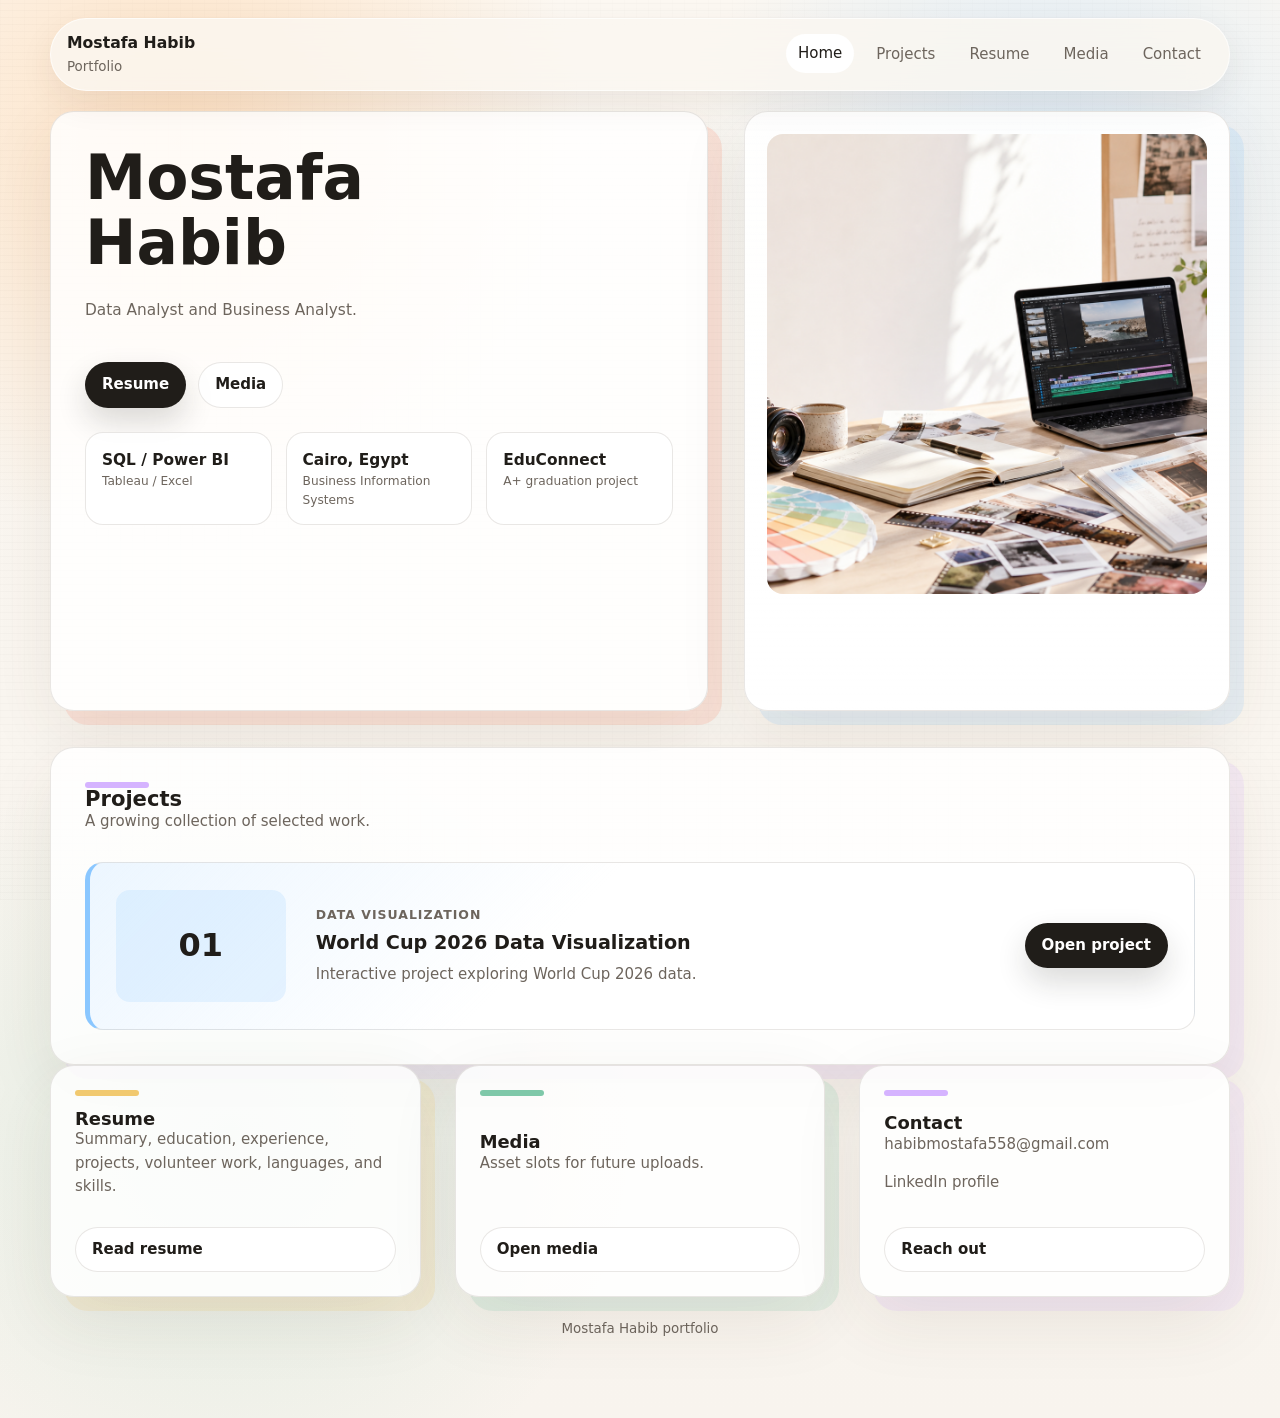
<file: public/index.html>
<!DOCTYPE html>
<html lang="en">
<head>
  <meta charset="utf-8">
  <meta name="viewport" content="width=device-width, initial-scale=1">
  <title>Mostafa Habib | Portfolio</title>
  <meta name="description" content="Mostafa Habib portfolio.">
  <link rel="stylesheet" href="styles.css">
</head>
<body>
  <div class="shell">
    <div class="wrap">
      <header class="topbar">
        <div class="topbar-inner">
          <div class="brand">
            <strong>Mostafa Habib</strong>
            <span>Portfolio</span>
          </div>
          <nav class="nav" aria-label="Primary">
            <a href="index.html" class="active">Home</a>
            <a href="#project">Projects</a>
            <a href="resume.html">Resume</a>
            <a href="media.html">Media</a>
            <a href="mailto:habibmostafa558@gmail.com">Contact</a>
          </nav>
        </div>
      </header>

      <main class="hero-grid">
        <section class="page-card hero-card card-body accent-coral accented">
          <h1 class="hero-title">Mostafa Habib</h1>
          <p class="lede">Data Analyst and Business Analyst.</p>
          <div class="actions">
            <a class="button primary" href="resume.html">Resume</a>
            <a class="button secondary" href="media.html">Media</a>
          </div>

          <div class="stat-grid">
            <div class="stat">
              <strong>SQL / Power BI</strong>
              <span>Tableau / Excel</span>
            </div>
            <div class="stat">
              <strong>Cairo, Egypt</strong>
              <span>Business Information Systems</span>
            </div>
            <div class="stat">
              <strong>EduConnect</strong>
              <span>A+ graduation project</span>
            </div>
          </div>
        </section>

        <aside class="page-card visual-card accent-sky accented">
          <div class="visual-frame">
            <img src="assets/hero-image.png" alt="Bright editorial desk with creative tools and a laptop">
          </div>
        </aside>
      </main>

      <section class="project-section page-card accent-violet accented" id="project" aria-labelledby="project-title">
        <div class="section-title">
          <div>
            <div class="accent-bar"></div>
            <h2 id="project-title">Projects</h2>
            <p>A growing collection of selected work.</p>
          </div>
        </div>

        <article class="project-card accent-sky">
          <div class="project-index" aria-hidden="true">01</div>
          <div class="project-copy">
            <p class="project-kicker">Data visualization</p>
            <h3>World Cup 2026 Data Visualization</h3>
            <p>Interactive project exploring World Cup 2026 data.</p>
          </div>
          <a class="button primary project-link" href="https://wc-2026-data-viz.habibmostafa558.workers.dev/" target="_blank" rel="noopener">
            Open project
          </a>
        </article>
      </section>

      <section class="page-trio" aria-label="Site sections">
        <a class="page-card portal accent-gold accented" href="resume.html">
          <div class="accent-bar"></div>
          <div>
            <h2>Resume</h2>
            <p>Summary, education, experience, projects, volunteer work, languages, and skills.</p>
          </div>
          <span class="button secondary">Read resume</span>
        </a>

        <a class="page-card portal accent-sage accented" href="media.html">
          <div class="accent-bar"></div>
          <div>
            <h2>Media</h2>
            <p>Asset slots for future uploads.</p>
          </div>
          <span class="button secondary">Open media</span>
        </a>

        <article class="page-card portal accent-violet accented">
          <div class="accent-bar"></div>
          <div>
            <h2>Contact</h2>
            <p>habibmostafa558@gmail.com</p>
            <p><a href="https://www.linkedin.com/in/mostafa-habib-13a320352/" target="_blank" rel="noopener">LinkedIn profile</a></p>
          </div>
          <span class="button secondary">Reach out</span>
        </article>
      </section>

      <footer class="footer">
        Mostafa Habib portfolio
      </footer>
    </div>
  </div>
</body>
</html>
</file>
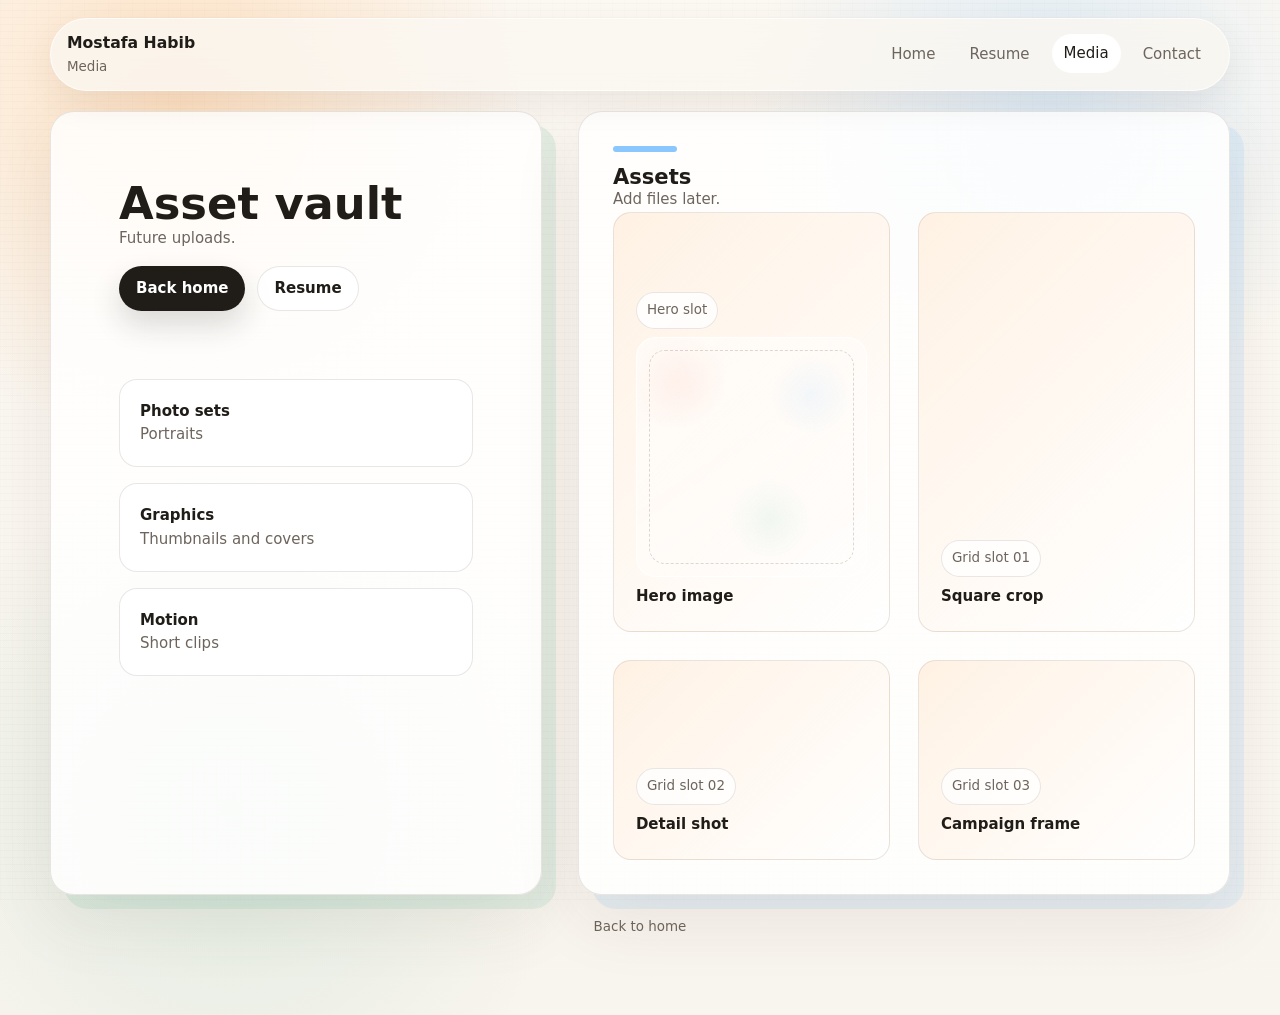
<file: public/media.html>
<!DOCTYPE html>
<html lang="en">
<head>
  <meta charset="utf-8">
  <meta name="viewport" content="width=device-width, initial-scale=1">
  <title>Mostafa Habib | Media</title>
  <meta name="description" content="Media page for Mostafa Habib.">
  <link rel="stylesheet" href="styles.css">
</head>
<body>
  <div class="shell">
    <div class="wrap">
      <header class="topbar">
        <div class="topbar-inner">
          <div class="brand">
            <strong>Mostafa Habib</strong>
            <span>Media</span>
          </div>
          <nav class="nav" aria-label="Primary">
            <a href="index.html">Home</a>
            <a href="resume.html">Resume</a>
            <a href="media.html" class="active">Media</a>
            <a href="mailto:habibmostafa558@gmail.com">Contact</a>
          </nav>
        </div>
      </header>

      <main class="media-layout">
        <aside class="page-card media-hero accent-sage accented">
          <div class="card-body">
            <h1 class="resume-name">Asset vault</h1>
            <p class="resume-subtitle">Future uploads.</p>

            <div class="actions">
              <a class="button primary" href="index.html">Back home</a>
              <a class="button secondary" href="resume.html">Resume</a>
            </div>
          </div>

          <div class="card-body mini-grid">
            <div class="mini-card">
              <strong>Photo sets</strong>
              <span>Portraits</span>
            </div>
            <div class="mini-card">
              <strong>Graphics</strong>
              <span>Thumbnails and covers</span>
            </div>
            <div class="mini-card">
              <strong>Motion</strong>
              <span>Short clips</span>
            </div>
          </div>
        </aside>

        <section class="page-card section-card accent-sky accented">
            <div class="resume-top">
              <div class="accent-bar"></div>
              <div class="section-title">
              <div>
                <h2>Assets</h2>
                <p>Add files later.</p>
              </div>
            </div>
          </div>

          <div class="placeholder-grid">
            <div class="placeholder-card large accent-coral">
              <span class="placeholder-label">Hero slot</span>
              <div class="placeholder-visual"></div>
              <div>
                <strong>Hero image</strong>
              </div>
            </div>

            <div class="placeholder-card accent-gold">
              <span class="placeholder-label">Grid slot 01</span>
              <div>
                <strong>Square crop</strong>
              </div>
            </div>

            <div class="placeholder-card accent-violet">
              <span class="placeholder-label">Grid slot 02</span>
              <div>
                <strong>Detail shot</strong>
              </div>
            </div>

            <div class="placeholder-card accent-sage">
              <span class="placeholder-label">Grid slot 03</span>
              <div>
                <strong>Campaign frame</strong>
              </div>
            </div>
          </div>
        </section>
      </main>

      <footer class="footer">
        <a href="index.html">Back to home</a>
      </footer>
    </div>
  </div>
</body>
</html>
</file>
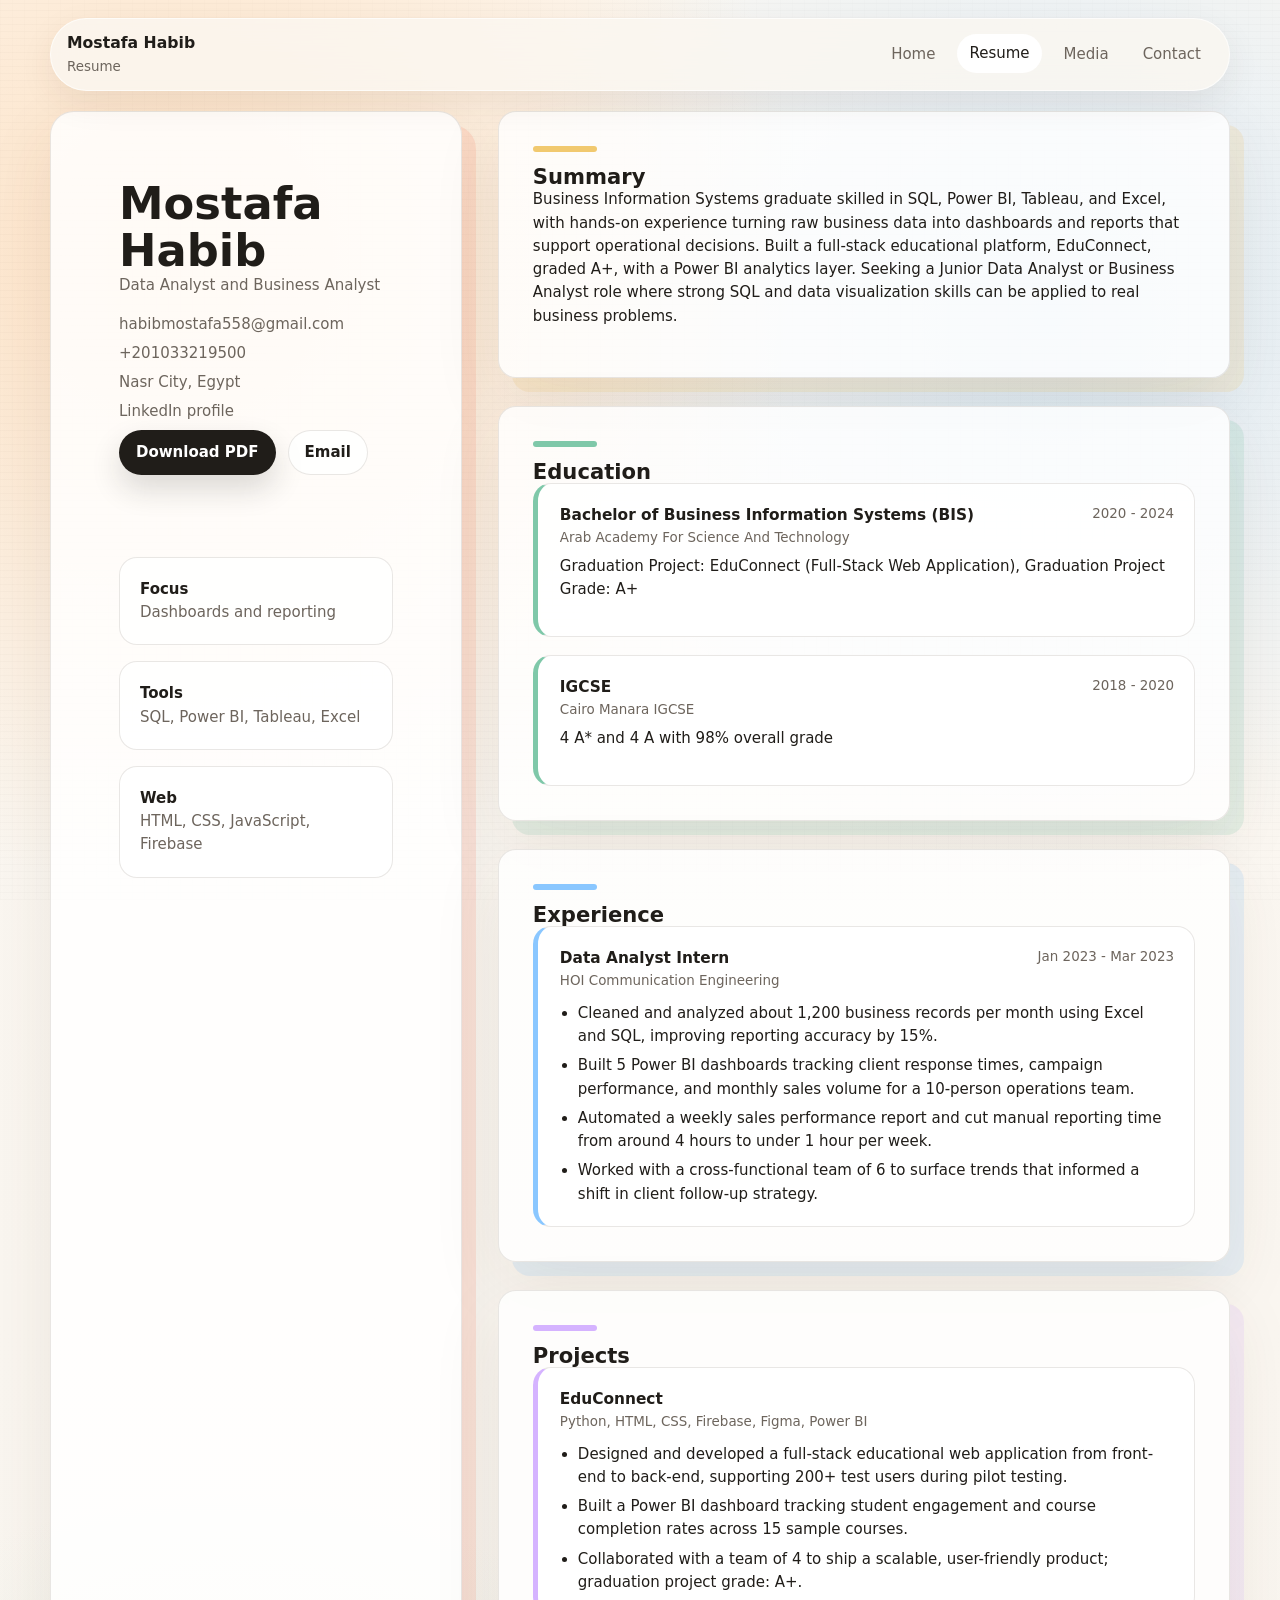
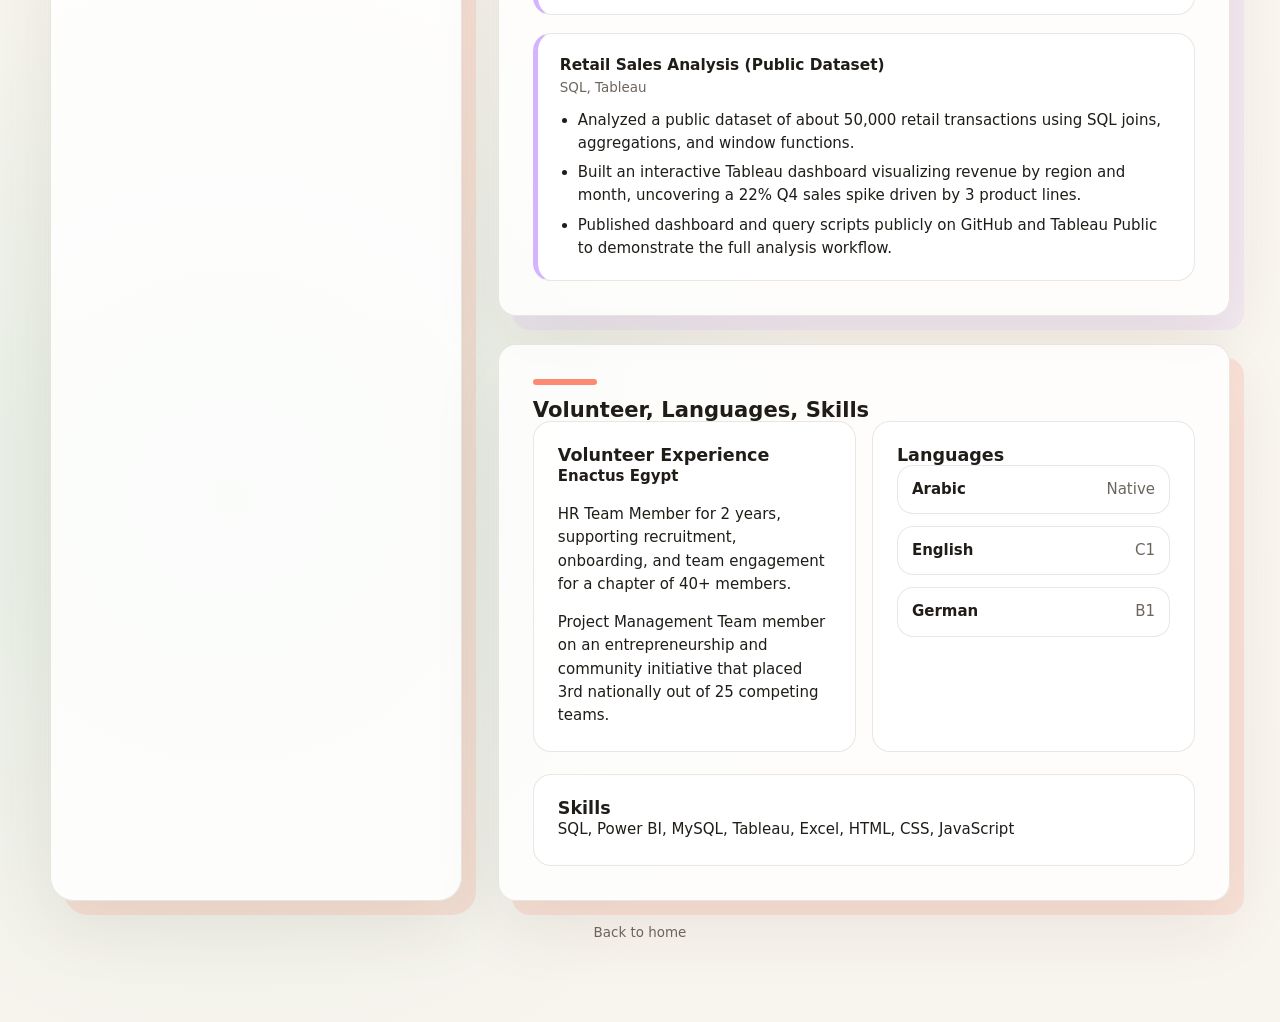
<file: public/resume.html>
<!DOCTYPE html>
<html lang="en">
<head>
  <meta charset="utf-8">
  <meta name="viewport" content="width=device-width, initial-scale=1">
  <title>Mostafa Habib | Resume</title>
  <meta name="description" content="Resume page for Mostafa Habib.">
  <link rel="stylesheet" href="styles.css">
</head>
<body>
  <div class="shell">
    <div class="wrap">
      <header class="topbar">
        <div class="topbar-inner">
          <div class="brand">
            <strong>Mostafa Habib</strong>
            <span>Resume</span>
          </div>
          <nav class="nav" aria-label="Primary">
            <a href="index.html">Home</a>
            <a href="resume.html" class="active">Resume</a>
            <a href="media.html">Media</a>
            <a href="mailto:habibmostafa558@gmail.com">Contact</a>
          </nav>
        </div>
      </header>

      <main class="resume-layout">
        <aside class="page-card resume-header resume-hero accent-coral accented">
          <div class="card-body">
            <h1 class="resume-name">Mostafa Habib</h1>
            <p class="resume-subtitle">Data Analyst and Business Analyst</p>

            <div class="contact-lines">
              <span>habibmostafa558@gmail.com</span>
              <span>+201033219500</span>
              <span>Nasr City, Egypt</span>
              <a href="https://www.linkedin.com/in/mostafa-habib-13a320352/" target="_blank" rel="noopener">LinkedIn profile</a>
            </div>

            <div class="actions">
              <a class="button primary" href="resume.pdf" download>Download PDF</a>
              <a class="button secondary" href="mailto:habibmostafa558@gmail.com">Email</a>
            </div>
          </div>

          <div class="card-body mini-grid">
            <div class="mini-card">
              <strong>Focus</strong>
              <span>Dashboards and reporting</span>
            </div>
            <div class="mini-card">
              <strong>Tools</strong>
              <span>SQL, Power BI, Tableau, Excel</span>
            </div>
            <div class="mini-card">
              <strong>Web</strong>
              <span>HTML, CSS, JavaScript, Firebase</span>
            </div>
          </div>
        </aside>

        <section class="resume-stack">
          <section class="page-card resume-section accent-gold accented">
            <div class="resume-top">
              <div class="accent-bar"></div>
              <div class="section-title">
                <div>
                  <h2>Summary</h2>
                </div>
              </div>
            </div>
            <p>
              Business Information Systems graduate skilled in SQL, Power BI, Tableau, and Excel, with hands-on
              experience turning raw business data into dashboards and reports that support operational decisions.
              Built a full-stack educational platform, EduConnect, graded A+, with a Power BI analytics layer.
              Seeking a Junior Data Analyst or Business Analyst role where strong SQL and data visualization skills
              can be applied to real business problems.
            </p>
          </section>

          <section class="page-card resume-section accent-sage accented">
            <div class="resume-top">
              <div class="accent-bar"></div>
              <div class="section-title">
                <div>
                  <h2>Education</h2>
                </div>
              </div>
            </div>
            <div class="timeline">
              <article class="timeline-item">
                <div class="timeline-top">
                  <div>
                    <strong>Bachelor of Business Information Systems (BIS)</strong>
                    <div class="timeline-meta">Arab Academy For Science And Technology</div>
                  </div>
                  <span>2020 - 2024</span>
                </div>
                <p>Graduation Project: EduConnect (Full-Stack Web Application), Graduation Project Grade: A+</p>
              </article>

              <article class="timeline-item">
                <div class="timeline-top">
                  <div>
                    <strong>IGCSE</strong>
                    <div class="timeline-meta">Cairo Manara IGCSE</div>
                  </div>
                  <span>2018 - 2020</span>
                </div>
                <p>4 A* and 4 A with 98% overall grade</p>
              </article>
            </div>
          </section>

          <section class="page-card resume-section accent-sky accented">
            <div class="resume-top">
              <div class="accent-bar"></div>
              <div class="section-title">
                <div>
                  <h2>Experience</h2>
                </div>
              </div>
            </div>
            <div class="timeline">
              <article class="timeline-item">
                <div class="timeline-top">
                  <div>
                    <strong>Data Analyst Intern</strong>
                    <div class="timeline-meta">HOI Communication Engineering</div>
                  </div>
                  <span>Jan 2023 - Mar 2023</span>
                </div>
                <ul class="bullet-list">
                  <li>Cleaned and analyzed about 1,200 business records per month using Excel and SQL, improving reporting accuracy by 15%.</li>
                  <li>Built 5 Power BI dashboards tracking client response times, campaign performance, and monthly sales volume for a 10-person operations team.</li>
                  <li>Automated a weekly sales performance report and cut manual reporting time from around 4 hours to under 1 hour per week.</li>
                  <li>Worked with a cross-functional team of 6 to surface trends that informed a shift in client follow-up strategy.</li>
                </ul>
              </article>
            </div>
          </section>

          <section class="page-card resume-section accent-violet accented">
            <div class="resume-top">
              <div class="accent-bar"></div>
              <div class="section-title">
                <div>
                  <h2>Projects</h2>
                </div>
              </div>
            </div>
            <div class="timeline">
              <article class="timeline-item">
                <div class="timeline-top">
                  <div>
                    <strong>EduConnect</strong>
                    <div class="timeline-meta">Python, HTML, CSS, Firebase, Figma, Power BI</div>
                  </div>
                </div>
                <ul class="bullet-list">
                  <li>Designed and developed a full-stack educational web application from front-end to back-end, supporting 200+ test users during pilot testing.</li>
                  <li>Built a Power BI dashboard tracking student engagement and course completion rates across 15 sample courses.</li>
                  <li>Collaborated with a team of 4 to ship a scalable, user-friendly product; graduation project grade: A+.</li>
                </ul>
              </article>

              <article class="timeline-item">
                <div class="timeline-top">
                  <div>
                    <strong>Retail Sales Analysis (Public Dataset)</strong>
                    <div class="timeline-meta">SQL, Tableau</div>
                  </div>
                </div>
                <ul class="bullet-list">
                  <li>Analyzed a public dataset of about 50,000 retail transactions using SQL joins, aggregations, and window functions.</li>
                  <li>Built an interactive Tableau dashboard visualizing revenue by region and month, uncovering a 22% Q4 sales spike driven by 3 product lines.</li>
                  <li>Published dashboard and query scripts publicly on GitHub and Tableau Public to demonstrate the full analysis workflow.</li>
                </ul>
              </article>
            </div>
          </section>

          <section class="page-card resume-section accent-coral accented">
            <div class="resume-top">
              <div class="accent-bar"></div>
              <div class="section-title">
                <div>
                  <h2>Volunteer, Languages, Skills</h2>
                </div>
              </div>
            </div>

            <div class="resume-grid-two">
              <article class="summary-card">
                <h3>Volunteer Experience</h3>
                <p><strong>Enactus Egypt</strong></p>
                <p>HR Team Member for 2 years, supporting recruitment, onboarding, and team engagement for a chapter of 40+ members.</p>
                <p>Project Management Team member on an entrepreneurship and community initiative that placed 3rd nationally out of 25 competing teams.</p>
              </article>

              <article class="summary-card">
                <h3>Languages</h3>
                <ul class="detail-list">
                  <li><strong>Arabic</strong><span>Native</span></li>
                  <li><strong>English</strong><span>C1</span></li>
                  <li><strong>German</strong><span>B1</span></li>
                </ul>
              </article>
            </div>

            <div class="resume-divider" aria-hidden="true"></div>

            <article class="summary-card">
              <h3>Skills</h3>
              <p>SQL, Power BI, MySQL, Tableau, Excel, HTML, CSS, JavaScript</p>
            </article>
          </section>
        </section>
      </main>

      <footer class="footer">
        <a href="index.html">Back to home</a>
      </footer>
    </div>
  </div>
</body>
</html>
</file>
<file: public/styles.css>
:root {
  --bg: #fbf7f1;
  --bg-soft: #f5efe6;
  --surface: rgba(255, 255, 255, 0.84);
  --surface-strong: #ffffff;
  --text: #201d19;
  --muted: #6d655d;
  --line: rgba(73, 57, 42, 0.12);
  --shadow: 0 24px 70px rgba(76, 53, 35, 0.09);
  --coral: #ff8a72;
  --gold: #f1c96f;
  --sage: #7fc8a9;
  --sky: #8ac7ff;
  --violet: #d5b3ff;
  --peach: #ffd8b0;
  --radius: 24px;
  --radius-sm: 14px;
  --max: 1180px;
}

* {
  box-sizing: border-box;
}

html {
  scroll-behavior: smooth;
}

body {
  margin: 0;
  font: 15px/1.55 Inter, ui-sans-serif, system-ui, -apple-system, BlinkMacSystemFont, "Segoe UI", sans-serif;
  color: var(--text);
  background:
    radial-gradient(circle at 14% 10%, rgba(255, 216, 176, 0.7), transparent 24%),
    radial-gradient(circle at 82% 12%, rgba(138, 199, 255, 0.28), transparent 22%),
    radial-gradient(circle at 18% 80%, rgba(127, 200, 169, 0.2), transparent 26%),
    linear-gradient(180deg, #fcf8f2 0%, #f8f4ee 100%);
  min-height: 100vh;
}

body::before {
  content: "";
  position: fixed;
  inset: 0;
  pointer-events: none;
  background-image:
    repeating-linear-gradient(0deg, rgba(32, 29, 25, 0.03), rgba(32, 29, 25, 0.03) 1px, transparent 1px, transparent 7px),
    repeating-linear-gradient(90deg, rgba(32, 29, 25, 0.02), rgba(32, 29, 25, 0.02) 1px, transparent 1px, transparent 12px);
  opacity: 0.5;
}

a {
  color: inherit;
  text-decoration: none;
}

img {
  display: block;
  max-width: 100%;
}

p {
  margin-top: 0;
}

h1, h2, h3, h4, h5, h6 {
  line-height: 1.05;
  letter-spacing: 0;
  margin: 0;
}

.wrap {
  width: min(var(--max), calc(100% - 56px));
  margin: 0 auto;
}

.shell {
  padding: 18px 0 46px;
  position: relative;
  z-index: 0;
}

.topbar {
  position: sticky;
  top: 16px;
  z-index: 20;
  margin-bottom: 20px;
  backdrop-filter: blur(18px);
  background: rgba(251, 247, 241, 0.82);
  border: 1px solid rgba(255, 255, 255, 0.62);
  border-radius: 999px;
  box-shadow: 0 12px 34px rgba(76, 53, 35, 0.08);
}

.topbar-inner {
  display: flex;
  align-items: center;
  justify-content: space-between;
  gap: 18px;
  padding: 12px 16px;
}

.brand {
  display: grid;
  gap: 2px;
}

.brand strong {
  font-size: 0.98rem;
}

.brand span {
  font-size: 0.84rem;
  color: var(--muted);
}

.nav {
  display: flex;
  flex-wrap: wrap;
  justify-content: flex-end;
  gap: 10px;
}

.nav a {
  padding: 8px 12px;
  border-radius: 999px;
  color: var(--muted);
  transition: transform 0.18s ease, background 0.18s ease, color 0.18s ease;
}

.nav a:hover,
.nav a.active {
  background: rgba(255, 255, 255, 0.94);
  color: var(--text);
  transform: translateY(-1px);
}

.hero-grid,
.resume-layout,
.media-layout {
  display: grid;
  gap: 36px;
}

.hero-grid {
  grid-template-columns: 1.15fr 0.85fr;
  align-items: stretch;
}

.resume-layout {
  grid-template-columns: 0.72fr 1.28fr;
  align-items: start;
}

.media-layout {
  grid-template-columns: 0.86fr 1.14fr;
}

.page-card,
.panel {
  position: relative;
  background: var(--surface);
  border: 1px solid var(--line);
  border-radius: var(--radius);
  box-shadow: var(--shadow);
  overflow: visible;
}

.page-card::after,
.panel::after {
  display: none;
}

.card-body,
.section-card,
.resume-hero,
.media-hero {
  padding: 34px;
}

.hero-card {
  min-height: 600px;
  display: grid;
  gap: 24px;
  align-content: start;
}

.hero-title {
  font-size: clamp(2.2rem, 4.8vw, 4.3rem);
  max-width: 10.5ch;
}

.lede {
  max-width: 58ch;
  color: var(--muted);
  font-size: 0.96rem;
}

.actions {
  display: flex;
  flex-wrap: wrap;
  gap: 12px;
}

.button {
  display: inline-flex;
  align-items: center;
  gap: 10px;
  padding: 10px 16px;
  border-radius: 999px;
  border: 1px solid transparent;
  font-weight: 600;
  transition: transform 0.18s ease, box-shadow 0.18s ease, background 0.18s ease;
  white-space: nowrap;
}

.button:hover {
  transform: translateY(-1px);
}

.button.primary {
  background: var(--text);
  color: #fff;
  box-shadow: 0 14px 30px rgba(32, 29, 25, 0.16);
}

.button.secondary {
  background: rgba(255, 255, 255, 0.84);
  border-color: var(--line);
}

.stat-grid {
  display: grid;
  grid-template-columns: repeat(3, minmax(0, 1fr));
  gap: 14px;
  margin-top: auto;
}

.stat,
.mini-card,
.info-card,
.summary-card,
.placeholder-card,
.resume-section,
.media-slot {
  background: rgba(255, 255, 255, 0.8);
  border: 1px solid var(--line);
  border-radius: 18px;
}

.stat {
  padding: 16px 16px 14px;
}

.stat strong {
  display: block;
  font-size: 0.96rem;
}

.stat span {
  display: block;
  color: var(--muted);
  font-size: 0.76rem;
}

.visual-card {
  display: grid;
  gap: 16px;
  padding: 22px;
  align-content: space-between;
  background:
    linear-gradient(180deg, rgba(255, 255, 255, 0.58), rgba(255, 255, 255, 0.92)),
    rgba(255, 255, 255, 0.78);
}

.visual-frame {
  position: relative;
  min-height: 460px;
  border-radius: calc(var(--radius) - 8px);
  overflow: hidden;
  background: #f8efe4;
}

.visual-frame img {
  width: 100%;
  height: 100%;
  object-fit: cover;
}

.page-trio {
  display: grid;
  gap: 34px;
  grid-template-columns: repeat(3, minmax(0, 1fr));
}

.project-section {
  display: grid;
  gap: 28px;
  margin-top: 36px;
  padding: 34px;
}

.project-card {
  display: grid;
  grid-template-columns: minmax(100px, 0.25fr) minmax(0, 1fr) auto;
  align-items: center;
  gap: 30px;
  min-height: 168px;
  padding: 26px;
  background:
    linear-gradient(135deg, rgba(138, 199, 255, 0.16), rgba(255, 255, 255, 0.82) 42%),
    rgba(255, 255, 255, 0.8);
  border: 1px solid var(--line);
  border-left: 5px solid var(--accent, var(--sky));
  border-radius: 18px;
}

.project-index {
  display: grid;
  place-items: center;
  min-height: 112px;
  border-radius: 14px;
  background: var(--accent-soft, rgba(138, 199, 255, 0.18));
  color: var(--text);
  font-size: 2rem;
  font-weight: 700;
}

.project-copy {
  min-width: 0;
}

.project-kicker {
  margin-bottom: 8px;
  color: var(--muted);
  font-size: 0.78rem;
  font-weight: 700;
  letter-spacing: 0.08em;
  text-transform: uppercase;
}

.project-copy h3 {
  font-size: 1.2rem;
}

.project-copy p:last-child {
  margin: 10px 0 0;
  color: var(--muted);
}

.project-link {
  justify-self: end;
}

.portal {
  min-height: 200px;
  display: grid;
  gap: 14px;
  align-content: space-between;
  padding: 24px;
  transform: translateY(0);
  transition: transform 0.18s ease, box-shadow 0.18s ease;
}

.portal:hover {
  transform: translateY(-3px);
}

.portal h2,
.portal h3 {
  font-size: 1.12rem;
}

.portal p {
  color: var(--muted);
}

.accent-coral { --accent: var(--coral); --accent-soft: rgba(255, 138, 114, 0.18); }
.accent-gold { --accent: var(--gold); --accent-soft: rgba(241, 201, 111, 0.18); }
.accent-sage { --accent: var(--sage); --accent-soft: rgba(127, 200, 169, 0.18); }
.accent-sky { --accent: var(--sky); --accent-soft: rgba(138, 199, 255, 0.18); }
.accent-violet { --accent: var(--violet); --accent-soft: rgba(213, 179, 255, 0.18); }

.accented {
  box-shadow: var(--shadow), 14px 14px 0 var(--accent-soft);
}

.accent-bar {
  height: 6px;
  width: 64px;
  border-radius: 999px;
  background: var(--accent);
}

.section-grid {
  display: grid;
  gap: 36px;
}

.section-title {
  display: flex;
  flex-wrap: wrap;
  align-items: end;
  justify-content: space-between;
  gap: 14px;
}

.section-title p {
  margin-bottom: 0;
  color: var(--muted);
  max-width: 56ch;
}

.section-title h2 {
  font-size: 1.32rem;
}

.summary-card {
  padding: 24px;
}

.summary-card p:last-child {
  margin-bottom: 0;
}

.mini-grid {
  display: grid;
  gap: 16px;
}

.mini-card {
  padding: 20px;
}

.mini-card strong,
.info-card strong {
  display: block;
}

.mini-card span,
.info-card span,
.summary-meta {
  color: var(--muted);
}

.detail-list {
  display: grid;
  gap: 12px;
  margin: 0;
  padding: 0;
  list-style: none;
}

.detail-list li {
  display: flex;
  justify-content: space-between;
  gap: 14px;
  padding: 12px 14px;
  background: rgba(255, 255, 255, 0.78);
  border: 1px solid var(--line);
  border-radius: 16px;
}

.detail-list li span {
  color: var(--muted);
  text-align: right;
}

.timeline {
  display: grid;
  gap: 18px;
}

.timeline-item {
  position: relative;
  padding: 20px 20px 20px 22px;
  background: rgba(255, 255, 255, 0.82);
  border: 1px solid var(--line);
  border-left: 5px solid var(--accent, var(--coral));
  border-radius: 18px;
  overflow: hidden;
}

.timeline-item::before {
  display: none;
}

.resume-divider {
  height: 22px;
}

.timeline-top {
  display: flex;
  justify-content: space-between;
  gap: 14px;
  align-items: start;
  margin-bottom: 6px;
}

.timeline-top strong {
  display: block;
  font-size: 0.96rem;
}

.timeline-top span,
.timeline-meta {
  color: var(--muted);
  font-size: 0.84rem;
}

.bullet-list {
  margin: 10px 0 0;
  padding-left: 18px;
  color: var(--text);
}

.bullet-list li + li {
  margin-top: 6px;
}

.resume-header {
  display: grid;
  gap: 14px;
  align-content: start;
  min-height: 100%;
}

.resume-name {
  font-size: clamp(1.8rem, 3.5vw, 2.8rem);
}

.resume-subtitle {
  color: var(--muted);
  max-width: 36ch;
  font-size: 0.94rem;
}

.contact-lines {
  display: grid;
  gap: 6px;
  color: var(--muted);
}

.resume-hero .actions,
.media-hero .actions {
  margin-top: 6px;
}

.resume-section {
  padding: 34px;
}

.resume-stack {
  display: grid;
  gap: 28px;
}

.resume-top {
  display: grid;
  gap: 12px;
}

.resume-top .accent-bar {
  margin-bottom: 2px;
}

.resume-grid-two {
  display: grid;
  grid-template-columns: 1fr 1fr;
  gap: 16px;
}

.media-layout .summary-card {
  min-height: 100%;
}

.placeholder-grid {
  display: grid;
  grid-template-columns: repeat(2, minmax(0, 1fr));
  gap: 28px;
}

.placeholder-card {
  min-height: 200px;
  padding: 22px;
  display: grid;
  align-content: end;
  gap: 8px;
  background:
    linear-gradient(135deg, rgba(255, 216, 176, 0.34), rgba(255, 255, 255, 0.84)),
    rgba(255, 255, 255, 0.74);
}

.placeholder-card.large {
  min-height: 420px;
}

.placeholder-label {
  display: inline-flex;
  align-items: center;
  gap: 8px;
  width: fit-content;
  padding: 7px 10px;
  border-radius: 999px;
  background: rgba(255, 255, 255, 0.84);
  border: 1px solid var(--line);
  color: var(--muted);
  font-size: 0.84rem;
}

.placeholder-visual {
  border-radius: 20px;
  background:
    linear-gradient(145deg, rgba(255, 255, 255, 0.6), rgba(255, 255, 255, 0.18)),
    radial-gradient(circle at 18% 18%, rgba(255, 138, 114, 0.2), transparent 18%),
    radial-gradient(circle at 76% 24%, rgba(138, 199, 255, 0.18), transparent 16%),
    radial-gradient(circle at 58% 76%, rgba(127, 200, 169, 0.16), transparent 18%);
  border: 1px solid rgba(255, 255, 255, 0.88);
  min-height: 240px;
  position: relative;
  overflow: hidden;
}

.placeholder-visual::before {
  content: "";
  position: absolute;
  inset: 12px;
  border-radius: 16px;
  border: 1px dashed rgba(76, 53, 35, 0.18);
}

.footer {
  padding: 22px 0 32px;
  color: var(--muted);
  text-align: center;
  font-size: 0.84rem;
}

@media (max-width: 1024px) {
  .hero-grid,
  .resume-layout,
  .media-layout,
  .page-trio,
  .resume-grid-two,
  .placeholder-grid {
    grid-template-columns: 1fr;
  }

  .visual-frame,
  .placeholder-card.large {
    min-height: 340px;
  }

  .project-card {
    grid-template-columns: 108px minmax(0, 1fr);
  }

  .project-link {
    grid-column: 2;
    justify-self: start;
  }
}

@media (max-width: 720px) {
  .topbar {
    border-radius: 24px;
  }

  .topbar-inner {
    flex-direction: column;
    align-items: flex-start;
  }

  .nav {
    justify-content: flex-start;
  }

  .card-body,
  .section-card,
  .resume-hero,
  .media-hero,
  .project-section {
    padding: 22px;
  }

  .hero-card {
    min-height: auto;
  }

  .stat-grid {
    grid-template-columns: 1fr;
  }

  .section-title {
    flex-direction: column;
    align-items: flex-start;
  }

  .timeline-top,
  .detail-list li {
    flex-direction: column;
    align-items: flex-start;
  }

  .detail-list li span {
    text-align: left;
  }

  .project-card {
    grid-template-columns: 1fr;
    gap: 20px;
    padding: 22px;
  }

  .project-index {
    min-height: 86px;
  }

  .project-link {
    grid-column: auto;
    justify-self: start;
  }
}

@media (prefers-reduced-motion: reduce) {
  html {
    scroll-behavior: auto;
  }

  *,
  *::before,
  *::after {
    animation: none !important;
    transition: none !important;
  }
}
</file>
